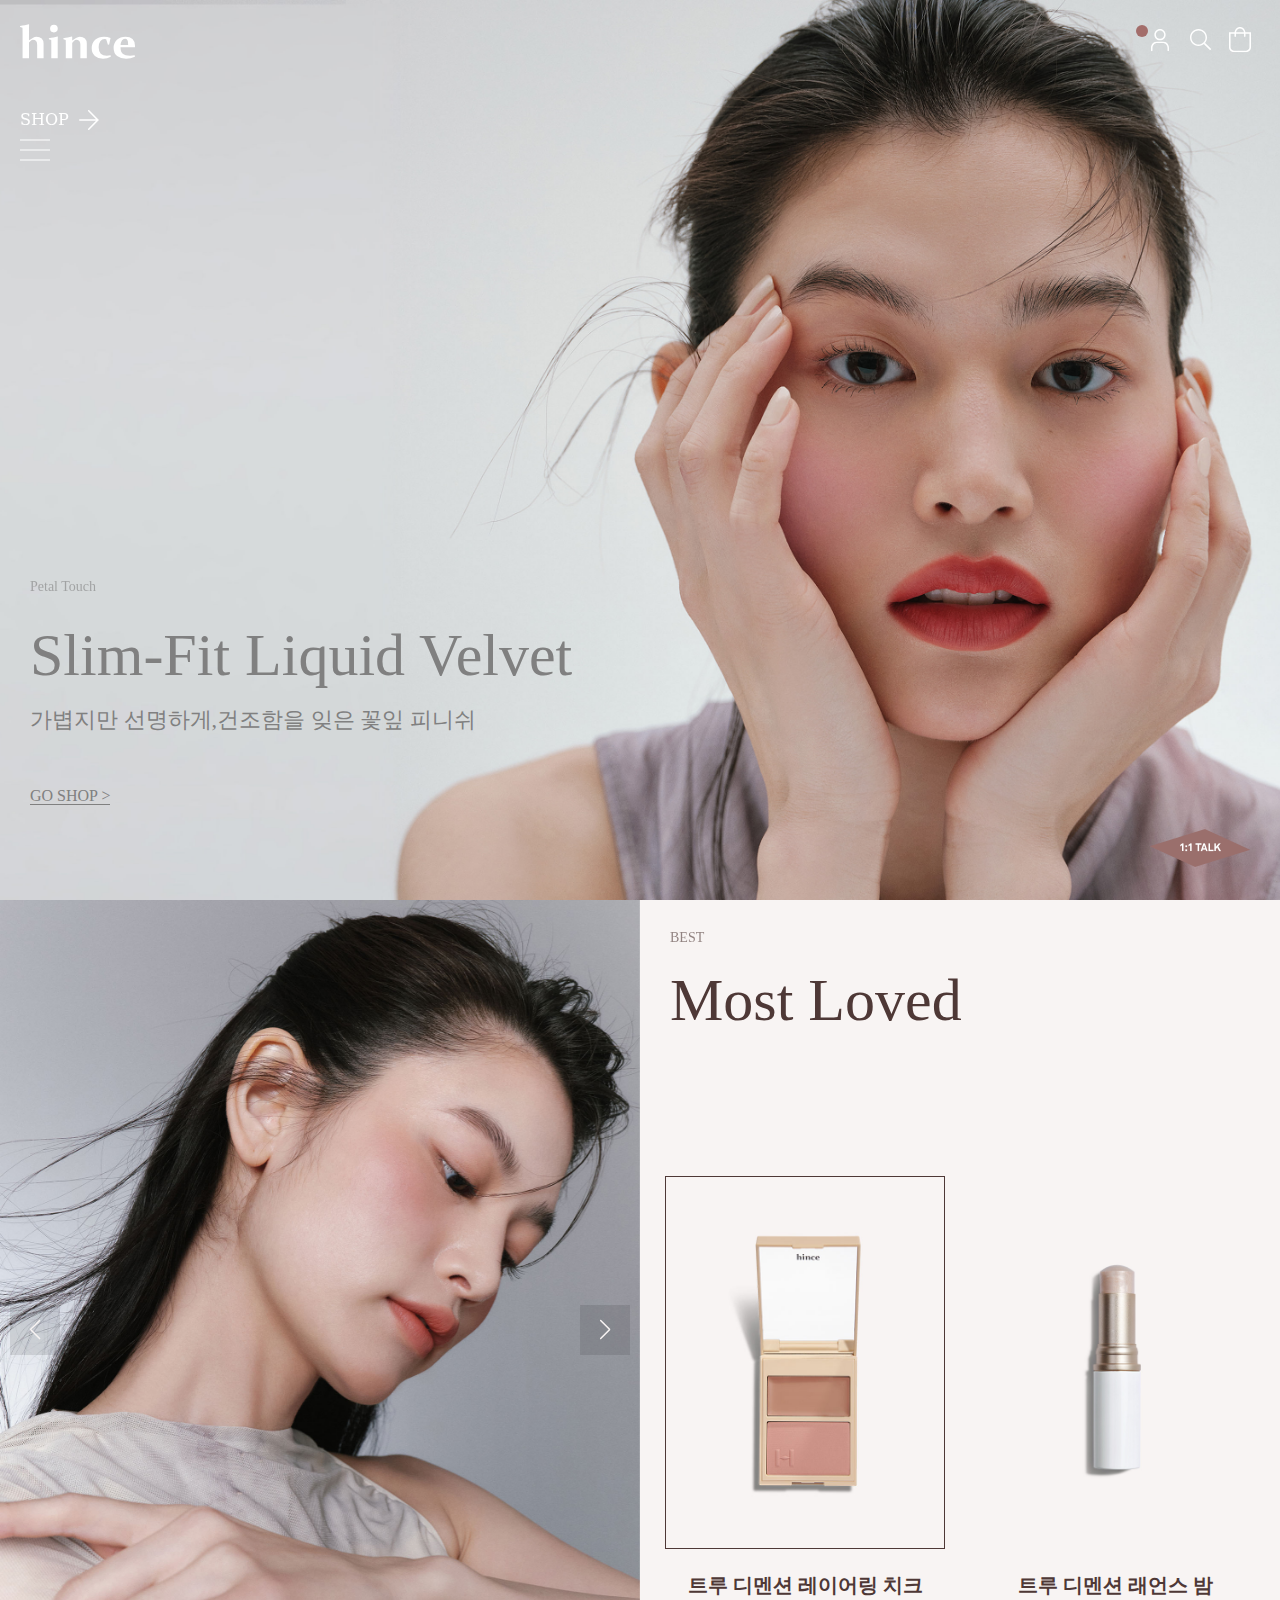
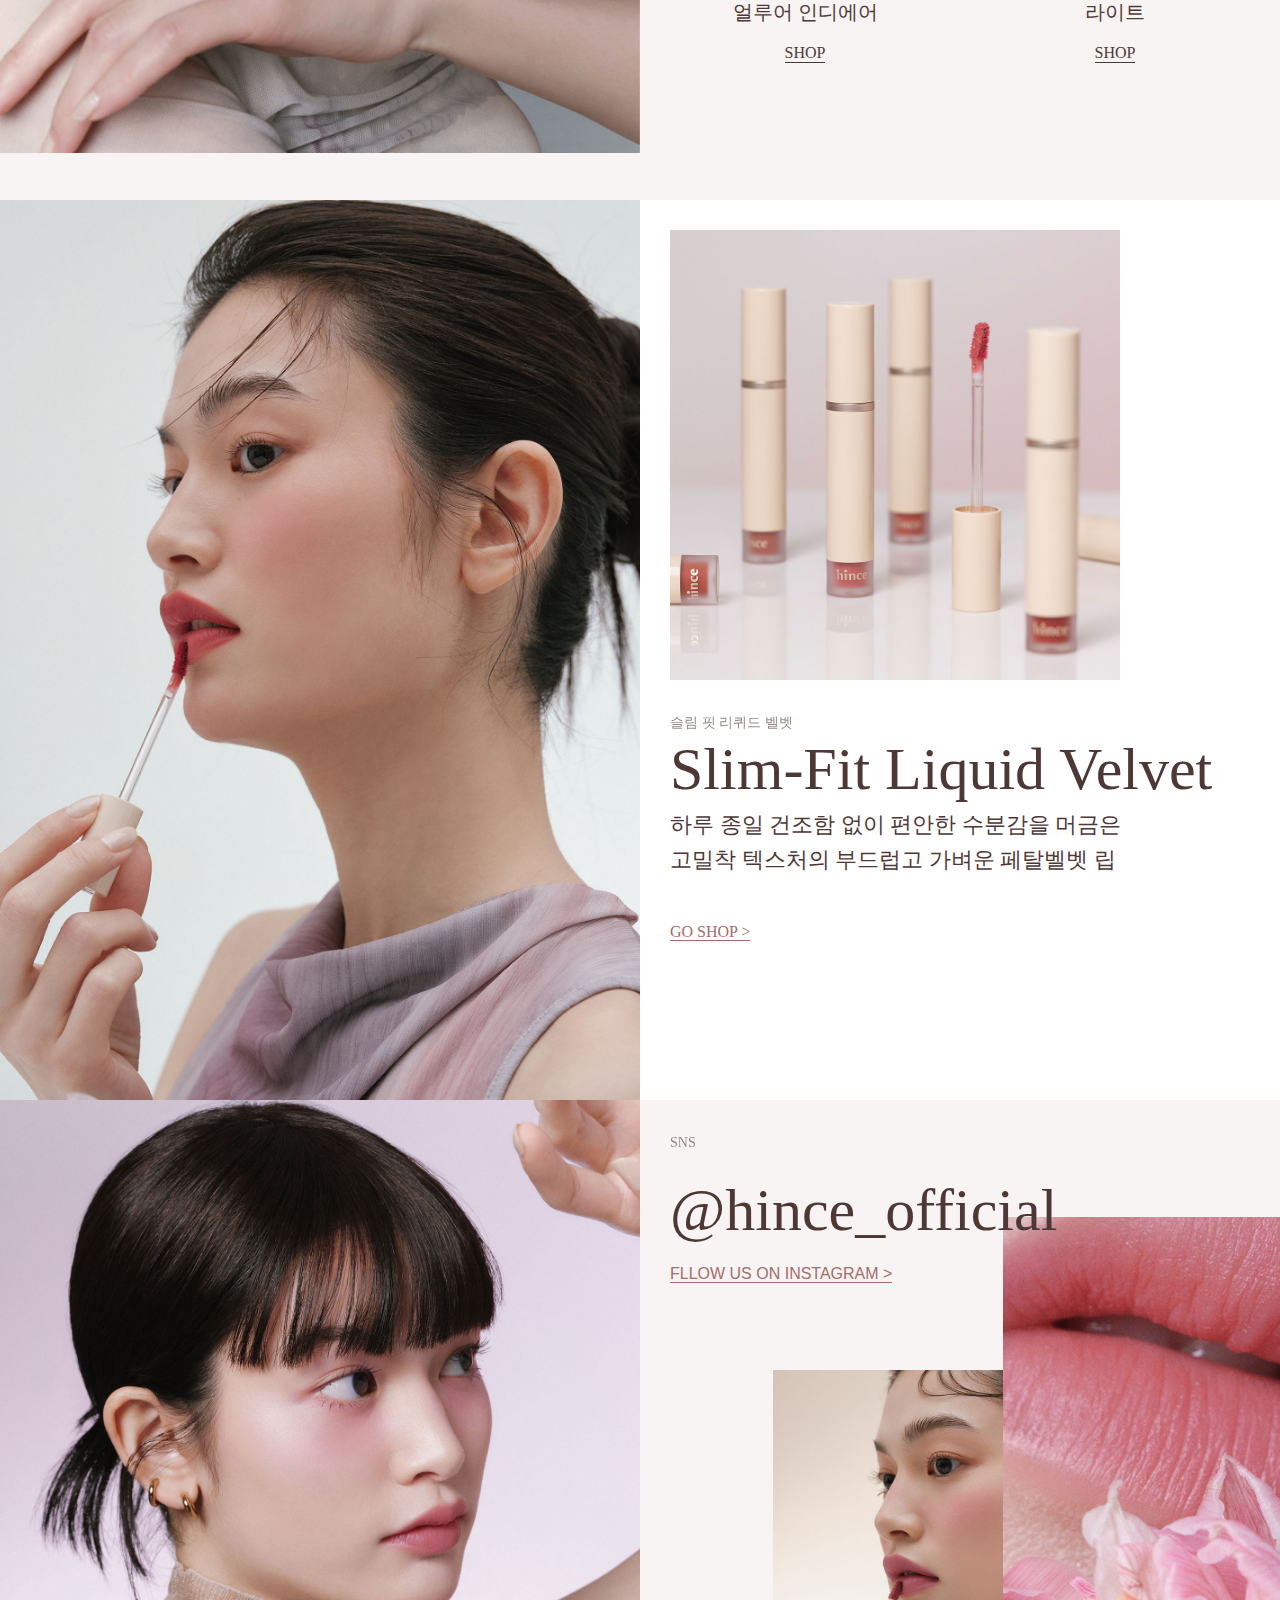
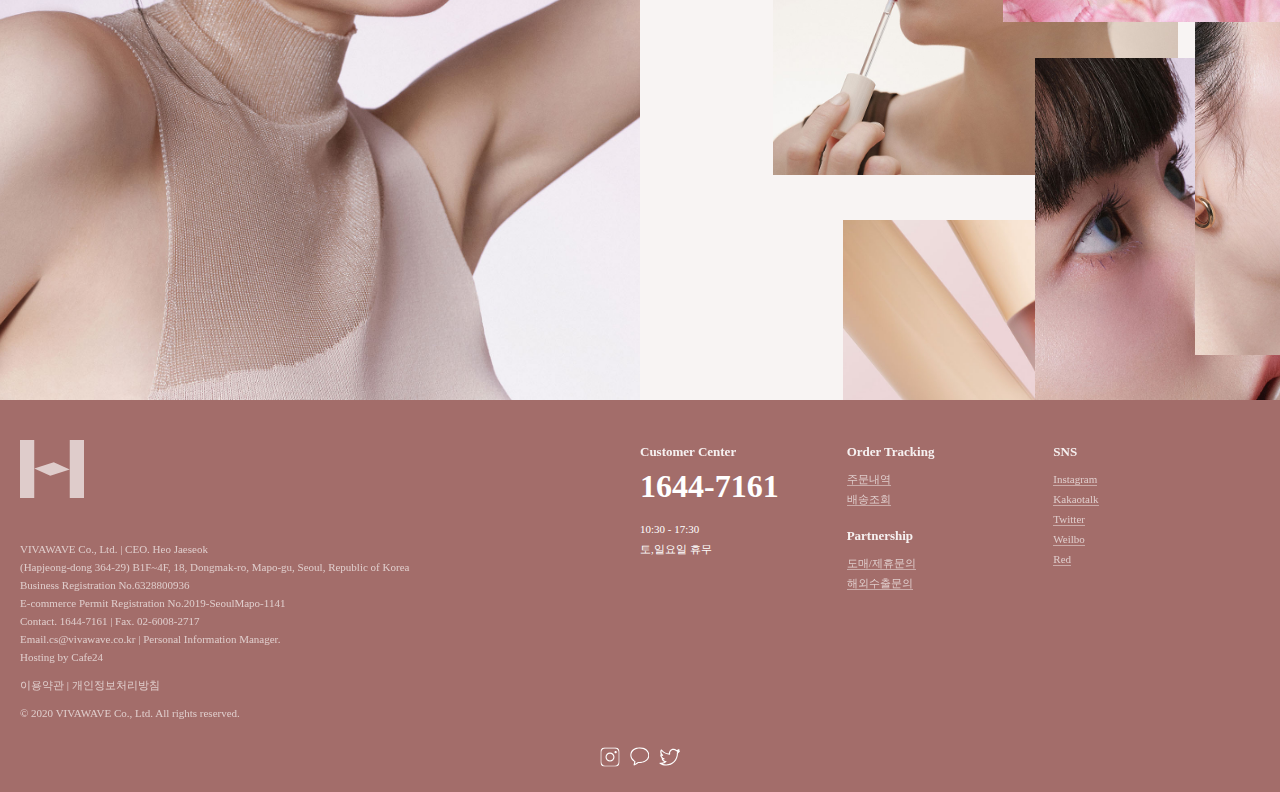
<file: index.html>
<!DOCTYPE html>
<html lang="ko"> 
<head>
  <meta charset="UTF-8">
  <meta http-equiv="X-UA-Compatible" content="IE=edge">
  <meta name="author" content="yoonji">
  <meta name="" contents="웹 퍼블리셔가 되기 위한 클론코딩 작업 입니다.">
  <meta name="viewport" content="width=device-width, initial-scale=1.0">
  <link rel="icon" href="./favicon.png">
  <!-- css -->
  <link rel="stylesheet" href="./css/reset.css">
  <link rel="stylesheet" href="./css/style.css">
  <link rel="stylesheet" href="./lib/fontawesome/css/all.min.css" type="text/css">
  <link rel="stylesheet" href="https://cdn.jsdelivr.net/npm/swiper@8/swiper-bundle.min.css" />
  <!-- script -->
  <script src="./js/jquery-3.6.0.min.js"></script>
  <script src="./js/common.js"></script>
  <script src="https://cdn.jsdelivr.net/npm/swiper@8/swiper-bundle.min.js"></script>
  <title>portfolio-4 | 메인페이지 hince</title>
</head>
<body>
  <div id="wrapper">
    <a href="#main" id="skip-nav">본문바로가기</a>

    <!-- header -->
    <header id="header">
      <h1 class="logo"><a href="#"><img src="./img/logo_w.svg" alt="hince"></a></h1>

      <ul class="header-icon">
        <li>
          <a href="#" class="account"><img src="./img/account_out_w.svg" alt="로그인"></a>
          <div class="badge">
            <a href="#">신규 회원전용 50%쿠폰</a>
          </div>
        </li>
        <li><a href="#" class="search"><img src="./img/search_out_w.svg" alt="검색"></a></li>
        <li><a href="#" class="cart"><img src="./img/cart_out_w.svg" alt="장바구니"></a></li>
      </ul>
    </header>

    <!-- sub-menu -->
    <nav>
      <a href="#" class="shop-w">SHOP<img src="./img/arrow_right_out_w.svg" alt="shop바로가기"></span></a>
      <!-- 햄버거 버튼 -->
      <a href="#" class="menu-btn-w"><span>메뉴열기</span></a>

      <ul class="sub-menu">
        <li><a href="./page/about.html">ABOUT</a></li>
        <li><a href="#">COLIECTION</a></li>
        <li><a href="#">SHOP
          <ul class="pc">
            <li><a href="#">Fragrance</a></li>
            <li><a href="#">Lip</a></li>
            <li><a href="#">Eye</a></li>
            <li><a href="#">Face</a></li>
            <li><a href="#">Nail</a></li>
            <li><a href="#">Set</a></li>
            <li><a href="#">Object</a></li>
            <li><a href="#">Tool</a></li>
            <li><a href="#">시향 서비스</a></li>
            <li><a href="#">Look</a></li>
          </ul>
        </a></li>
        <li><a href="#">STORE</a></li>
        <li><a href="#">COLLECTIVE</a></li>
        <li>COMMUNITY
          <ul class="pc">
            <li><a href="#">Home</a></li>
            <li><a href="#">Notice</a></li>
            <li><a href="#">Q&A</a></li>
            <li><a href="#">Event</a></li>
            <li><a href="#">Review</a></li>
          </ul>
        </li>
      </ul>
    </nav>
    
    <!-- main -->
    <main id="main">
      <!-- section1 (main-banner) -->
      <section id="main-banner">
        <div class="banner-contents">
          <p class="category">Petal Touch</p>
          <p class="title">Slim-Fit Liquid Velvet</p>
          <p class="sub-title pc">가볍지만 선명하게,건조함을 잊은 꽃잎 피니쉬</p>
          <p class="sub-title mobile">가볍지만 선명하게,<br>건조함을 잊은 꽃잎 피니쉬</p>
          
          <a href="#">GO SHOP ></a>
        </div>
      </section>

      <!-- section2 (best) -->
           <section id="best">
            <div class="container">
              <div class="contents-text mobile">
                <p class="category">BEST</p>
                <p class="title">Most Loved</p>
              </div>
            <div class="left-img">
              <div class="image-slide">
                <div class="box mySwiper">
                  <ul class="slide swiper-wrapper">
                    <li class="swiper-slide"><a href="#"><img alt="배너슬라이드이미지1" src="./img/03_main_mloved_banner1_pc_bg.jpg"></a></li>
                    <li class="swiper-slide"><a href="#"><img alt="배너슬라이드이미지2" src="./img/03_main_mloved_banner2_pc_bg .jpg"></a></li>
                    <li class="swiper-slide"><a href="#"><img alt="배너슬라이드이미지3" src="./img/03_main_mloved_banner3_pc_bg.jpg"></a></li>
                    <li class="swiper-slide"><a href="#"><img alt="배너슬라이드이미지4" src="./img/03_main_mloved_banner4_pc_bg.jpg"></a></li>
                    <li class="swiper-slide"><a href="#"><img alt="배너슬라이드이미지5" src="./img/03_main_mloved_banner5_pc_bg .jpg"></a></li>
                    <li class="swiper-slide"><a href="#"><img alt="배너슬라이드이미지6" src="./img/03_main_mloved_banner6_pc_bg.jpg"></a></li>
                  </ul>
                  <div class="swiper-button-next"></div>
                  <div class="swiper-button-prev"></div>
                </div>
              </div>
            </div>
    
            <div class="right-contents">
              <div class="contents-text pc">
                <p class="category">BEST</p>
                <p class="title">Most Loved</p>
              </div>
              <ul>
                <li>
                  <a href="#" class="pd-img on"><img src="./img/03_main_mloved1_pc_mo_tag.jpg" alt="트루 디멘션 레이어링 치크"></a>
                  <p class="pd-title">트루 디멘션 레이어링 치크</p>
                  <p class="pd-name">얼루어 인디에어</p>
                  <a href="#" class="shop">SHOP</a>
                </li>
                <li>
                  <a href="#" class="pd-img"><img src="./img/03_main_mloved1_pc_mo_tag (1).jpeg" alt="세컨 스킨 파운데이션"></a>
                  <p class="pd-title">트루 디멘션 래언스 밤</p>
                  <p class="pd-name">라이트</p>
                  <a href="#" class="shop">SHOP</a>
                </li>
                <li><a href="#" class="pd-img"><img src="./img/03_main_mloved5_pc_mo_tag.jpg" alt="무드인핸서 워터 리퀴드 글로우"></a>
                  <p class="pd-title">무드인핸서 워터 리퀴드 글로우</p>
                  <p class="pd-name">뉴 얼루어</p>
                  <a href="#" class="shop">SHOP</a>
                </li>
                <li><a href="#" class="pd-img"><img src="./img/03_main_mloved2_pc_mo_tag.jpg" alt="세컨 스킨 파운데이션"></a>
                  <p class="pd-title">세컨 스킨 파운데이션</p>
                  <p class="pd-name">21호</p>
                  <a href="#" class="shop">SHOP</a>
                </li>
                <li><a href="#" class="pd-img"><img src="./img/03_main_mloved5_pc_mo_tag (1).jpg" alt="세컨 스킨 글로우 쿠션"></a>
                  <p class="pd-title">세컨 스킨 글로우 쿠션</p>
                  <p class="pd-name">아이보리</p>
                  <a href="#" class="shop">SHOP</a>
                </li>
                <li><a href="#" class="pd-img"><img src="./img/03_main_mloved6_pc_mo_tag.jpg" alt="무드인핸서 립 글로우"></a>
                  <p class="pd-title">무드인핸서 립 글로우</p>
                  <p class="pd-name">렛미듀</p>
                  <a href="#" class="shop">SHOP</a>
                </li>
              </ul>
            </div>
          </div>
          </section>

      <!-- section3 (inspires)-->
      <section id="inspires">
        <div class="container">
          <div class="banner-contents mobile">
            <p class="category">슬림 핏 리퀴드 벨벳</p>
            <p class="title">Slim-Fit Liquid Velvet</p>
            <p class="sub-title">하루 종일 건조함 없이 편안한 수분감을 머금은<br>고밀착 텍스처의 부드럽고 가벼운 페탈벨벳 립</p>
            <a href="#">GO SHOP ></a>
        </div>
          <div class="left-img">
          </div>
               
          <div class="right-contents">
            <div class="contents-img pc">
              <img src="./img/04_main_event_img1_pc_mo_tag.jpg" alt="슬림 핏 리퀴드 벨벳">
            </div>
            <div class="banner-contents pc">
              <p class="category">슬림 핏 리퀴드 벨벳</p>
              <p class="title">Slim-Fit Liquid Velvet</p>
              <p class="sub-title">하루 종일 건조함 없이 편안한 수분감을 머금은<br>고밀착 텍스처의 부드럽고 가벼운 페탈벨벳 립</p>
              <a href="#">GO SHOP ></a>
          </div>
          </div>
        </div>
      </section>

      <!-- section4 (sns)-->
      <section id="sns">
        <div class="container">
          <div class="left-img pc">
          </div>

          <div class="right-contents">
            <div class="contents-text">
              <p class="category">SNS</p>
              <p class="title">@hince_official</p>
              <a href="#">FLLOW US ON INSTAGRAM ></a>
            </div>
            <img src="./img/05_main_sns1_pc_mo_tag.jpg" alt="인스타그램 열기" class="insta-img">
            <img src="./img/05_main_sns2_pc_mo_tag.jpg" alt="인스타그램 열기" class="insta-img">
            <img src="./img/05_main_sns3_pc_mo_tag.jpg" alt="인스타그램 열기" class="insta-img">
            <img src="./img/05_main_sns4_pc_mo_tag.jpg" alt="인스타그램 열기" class="insta-img">
            <img src="./img/05_main_sns6_pc_mo_tag.jpg" alt="인스타그램 열기" class="insta-img">
            <img src="./img/05_main_sns7_pc_mo_tag.jpg" alt="인스타그램 열기" class="insta-img">
            <img src="./img/05_main_sns8_pc_mo_tag.jpg" alt="인스타그램 열기" class="insta-img">
            <img src="./img/05_main_sns9_pc_mo_tag.jpg" alt="인스타그램 열기" class="insta-img">
          </div>
        </div>
      </section>

      <!-- 1:1 상담 -->
        <a href="#" class="channel-talk">1:1 상담<img src="./img/hince_channeltalk.png" alt="카카오톡 1:1 상담"></a>
    </main>


    <footer id="footer" class="pc">
      <div class="container">
        <div class="footer-top">
          <div class="footer-left">
            <a href="#" class="footer-logo"><img src="./img/symbol_w.svg" alt="hince"></a>
            <ul>
              <li>VIVAWAVE Co., Ltd.  |  CEO. Heo Jaeseok</li>
              <li>(Hapjeong-dong 364-29) B1F~4F, 18, Dongmak-ro, Mapo-gu, Seoul, Republic of Korea</li>
              <li>Business Registration <a href="#">No.6328800936</a></li>
              <li>E-commerce Permit Registration <a href="#">No.2019-SeoulMapo-1141</a></li>
              <li>Contact. 1644-7161  |  Fax. 02-6008-2717</li>
              <li>Email.<a href="#">cs@vivawave.co.kr</a> |  Personal Information Manager. </li>
              <li>Hosting by Cafe24</li>
              <li class="info"><a href="#">이용약관 |  </a><a href="#">개인정보처리방침</a></li>
              <li>© 2020 VIVAWAVE Co., Ltd. All rights reserved.</li>
            </ul>
          </div>
          <div class="footer-right">
            <div class="center">
              <p class="footer-category">Customer Center</p>
              <p>1644-7161</p>
              <p>10:30 - 17:30</p>
              <p>토,일요일 휴무</p>
            </div>
            <div class="order-partner">
              <ul>
               <li class="footer-category">Order Tracking</li>
               <li class="category-list"><a href="#">주문내역</a></li>
               <li class="category-list"><a href="#">배송조회</a></li>
              </ul>

              <ul>
                <li class="footer-category mt-15"><a href="#">Partnership</a></li>
                <li class="category-list"><a href="#">도매/제휴문의</a></li>
                <li class="category-list"><a href="#">해외수출문의</a></li>
              </ul>
            </div>
            <div class="sns-list">
              <ul>
                <li class="footer-category"><a href="#">SNS</a></li>
                <li class="category-list"><a href="#">Instagram</a></li>
                <li class="category-list"><a href="#">Kakaotalk</a></li>
                <li class="category-list"><a href="#">Twitter</a></li>
                <li class="category-list"><a href="#">Weilbo</a></li>
                <li class="category-list"><a href="#">Red</a></li>
              </ul>
            </div>
          </div>
        </div>

        <div class="footer-bottom">
          <ul>
            <li><a href="#"><img src="./img/instagram_out_w.svg" alt="인스타그램"></a></li>
            <li><a href="#"><img src="./img/kakaotalk_out_w.svg" alt="카카오톡"></a></li>
            <li><a href="#"><img src="./img/twitter_out_w.svg" alt="트위터"></a></li>
          </ul>
        </div>
      </div>
    </footer>

    <footer id="m-footer" class="mobile">
      <a href="#" class="m-footer-logo"><img src="./img/symbol_w.svg" alt="hince"></a>
      <div class="m-footer-category">
        <ul>
          <li><a href="#" class="time">Customer Center<i class="fa-solid fa-plus"></i></a>
            <ul>
              <li class="georgia">1644-7161</li>
              <li>10:30 - 17:30</li>
              <li>토,일요일 휴무</li>
            </ul>
          </li>
          <li><a href="#" class="time">Order Tracking<i class="fa-solid fa-plus"></i></a>
            <ul>
              <li class="category-list"><a href="#">주문내역</a></li>
              <li class="category-list"><a href="#">배송조회</a></li>
            </ul>
          </li>
          <li><a href="#" class="time">Partnership<i class="fa-solid fa-plus"></i></a>
            <ul>
              <li class="category-list"><a href="#">도매/제휴문의</a></li>
              <li class="category-list"><a href="#">해외수출문의</a></li>
            </ul>
          </li>
          <li><a href="#" class="time">SNS<i class="fa-solid fa-plus"></i></a>
            <ul>
              <li class="category-list"><a href="#">Instagram</a></li>
              <li class="category-list"><a href="#">Kakaotalk</a></li>
              <li class="category-list"><a href="#">Twitter</a></li>
              <li class="category-list"><a href="#">Weilbo</a></li>
              <li class="category-list"><a href="#">Red</a></li>
            </ul>
          </li>
          <li><a href="#" class="time">Company / Legal<i class="fa-solid fa-plus"></i></a>
            <ul>
              <li>VIVAWAVE Co., Ltd.  |  CEO. Heo Jaeseok</li>
              <li>(Hapjeong-dong 364-29) B1F~4F, 18, Dongmak-ro, Mapo-gu, Seoul, Republic of Korea</li>
              <li>Business Registration <a href="#">No.6328800936</a></li>
              <li>E-commerce Permit Registration <a href="#">No.2019-SeoulMapo-1141</a></li>
              <li>Contact. 1644-7161  |  Fax. 02-6008-2717</li>
              <li>Email.<a href="#">cs@vivawave.co.kr</a> |  Personal Information Manager. </li>
              <li>Hosting by Cafe24</li>
            </ul>
          </li>
        </ul>
      </div>
      <div class="m-info">
        <p><a href="#">이용약관</a> | <a href="#">개인정보처리방침</a></p>
        <p>© 2020 VIVAWAVE Co., Ltd. All rights reserved.</p>
      </div>
      <div class="m-sns-list">
        <ul>
          <li><a href="#"><img src="./img/instagram_out_w.svg" alt="인스타그램"></a></li>
          <li><a href="#"><img src="./img/kakaotalk_out_w.svg" alt="카카오톡"></a></li>
          <li><a href="#"><img src="./img/twitter_out_w.svg" alt="트위터"></a></li>
        </ul>
      </div>
    </footer>
  </div>





  <script>
    'use strict';

    //header-logo,icon 컬러 변경
    const header = document.querySelector('#header a img');
    const account = document.querySelector('.account img');
    const search = document.querySelector('.search img');
    const cart = document.querySelector('.cart img');

    function setWhite(){
    header.setAttribute('src', './img/logo_w.svg');
    account.setAttribute('src','./img/account_out_w.svg');
    search.setAttribute('src','./img/search_out_w.svg');
    cart.setAttribute('src','./img/cart_out_w.svg');
  }

    function setDark() {
    header.setAttribute('src', './img/logo.svg');
    account.setAttribute('src','./img/account_out_d.svg');
    search.setAttribute('src','./img/search_out_d.svg');
    cart.setAttribute('src','./img/cart_out_d.svg');
  }

    checkscroll();
    window.addEventListener('scroll',function(){
      checkscroll();
    },false);

    function checkscroll() {
      let scrollAmt = window.scrollY;

        if(scrollAmt > 600) {
          setDark();
        } else {
          setWhite();
        }
    };

    // 햄버거 버튼 클릭시 sub-menu 나온다
    document.querySelector('.menu-btn-w').addEventListener('click',function(){
      document.querySelector('.sub-menu').classList.add('on');
      document.querySelector('.logo').classList.add('on');//logo top:-120px 올라감

      setDark();
    },false);

    // main 클릭시 sub-menu 빠져 나온다
    document.querySelector('#main').addEventListener('click',function(){
      document.querySelector('.sub-menu').classList.remove('on');
      document.querySelector('.logo').classList.remove('on');    
      checkscroll();
    },false);



    // section2 (best) img slide
    var slide1 = new Swiper(".mySwiper", {
      slidesPerView: 1, // 한 슬라이드에 보여줄 갯수
      spaceBetween: 20, // 슬라이드 사이 여백
      centeredSlides: true,    //센터모드
      slidesPerGroup: 1, // 넘어가는 슬라이드 갯수

      autoplay: {     //자동슬라이드 (false-비활성화)
        delay: 2500, // 시간 설정
        disableOnInteraction: false, // false-스와이프 후 자동 재생
      },

      loop: true, // 슬라이드 반복 여부
      loopFillGroupWithBlank: true,  //수가 맞지 않을 경우 빈칸으로 메우기
      loopAdditionalSlides : 1, // 슬라이드 반복 시 마지막 슬라이드에서 다음 슬라이드가 보여지지 않는 현상 수정

      pagination: {
        el: ".swiper-pagination",
        clickable: true,
      },
      navigation: { 
        nextEl: ".swiper-button-next",
        prevEl: ".swiper-button-prev",
      },
    });

    //section2 (best) 
    document.querySelectorAll('#best a.pd-img').forEach(function(imges,i){ //전체한테 이벤트
      imges.addEventListener('click',function(){ //눌렀을때 어떤 행동을 할껀지
        document.querySelectorAll('#best a.pd-img').forEach(function(img){ 
          img.classList.remove('on');
        })
        this.classList.add('on');
      },false);
    });    

    //  m-footer category클릭하면 하위메뉴 나온다
    document.querySelectorAll('.m-footer-category > ul > li').forEach(function(list){
      list.addEventListener('click',function(){
        this.classList.toggle('on');
      },false);
    });

  </script>
</body>
</html>
</file>
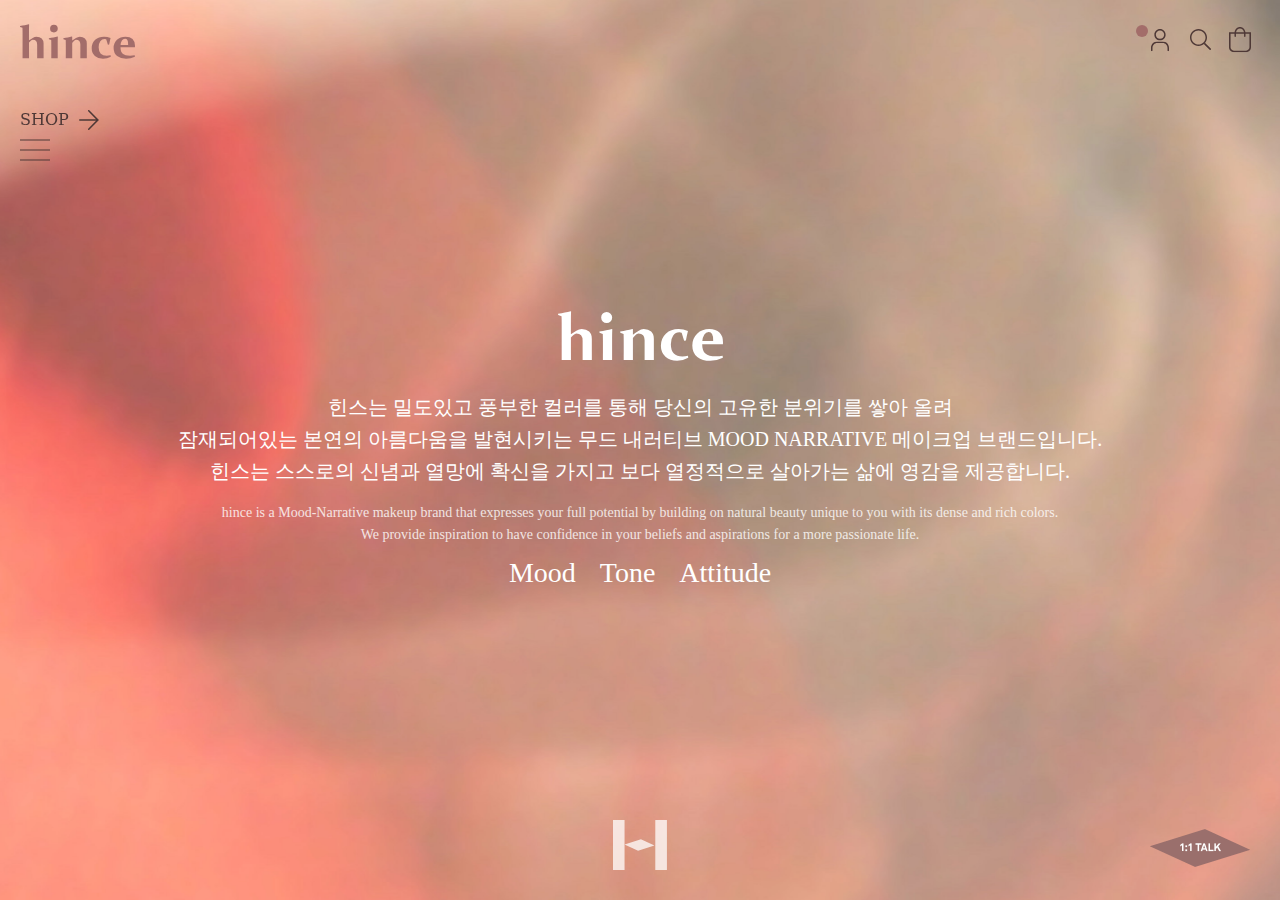
<file: page/about.html>
<!DOCTYPE html>
<html lang="ko">
<head>
  <meta charset="UTF-8">
  <meta http-equiv="X-UA-Compatible" content="IE=edge">
  <meta name="author" content="yoonji">
  <meta name="" contents="웹 퍼블리셔가 되기 위한 클론코딩 작업 입니다.">
  <meta name="viewport" content="width=device-width, initial-scale=1.0">
  <link rel="icon" href="../favicon.png">
  <link rel="stylesheet" href="../css/reset.css">
  <link rel="stylesheet" href="../css/style.css">
  <link rel="stylesheet" href="../lib/fontawesome/css/all.min.css" type="text/css">
  <link rel="stylesheet" href="https://cdn.jsdelivr.net/npm/swiper@8/swiper-bundle.min.css" />
  <!-- script -->
  <script src="../js/jquery-3.6.0.min.js"></script>
  <script src="../js/common.js"></script>
  <title>portfolio-4 | about페이지 hince</title>
</head>
<body>
  
  <div id="wrapper">
    <a href="#main" id="skip-nav">본문바로가기</a>

        <!-- header -->
        <header id="header">
          <h1 class="logo"><a href="../index.html"><img src="../img/logo.svg" alt="hince"></a></h1>
    
          <ul class="header-icon">
            <li>
              <a href="#" class="account"><img src="../img/account_out_d.svg" alt="로그인"></a>
              <div class="badge">
                <a href="#">신규 회원전용 50%쿠폰</a>
              </div>
            </li>
            <li><a href="#" class="search"><img src="../img/search_out_d.svg" alt="검색"></a></li>
            <li><a href="#" class="cart"><img src="../img/cart_out_d.svg" alt="장바구니"></a></li>
          </ul>
        </header>

        <!-- sub-menu -->
    <nav>
      <a href="#" class="shop-d">SHOP<img src="../img/arrow_right_out_d.svg" alt="shop바로가기"></span></a>
      <!-- 햄버거 버튼 -->
      <a href="#" class="menu-btn-d"><span>메뉴열기</span></a>

      <ul class="sub-menu">
        <li><a href="#">ABOUT</a></li>
        <li><a href="#">COLIECTION</a></li>
        <li><a href="#">SHOP
          <ul class="pc">
            <li><a href="#">Fragrance</a></li>
            <li><a href="#">Lip</a></li>
            <li><a href="#">Eye</a></li>
            <li><a href="#">Face</a></li>
            <li><a href="#">Nail</a></li>
            <li><a href="#">Set</a></li>
            <li><a href="#">Object</a></li>
            <li><a href="#">Tool</a></li>
            <li><a href="#">시향 서비스</a></li>
            <li><a href="#">Look</a></li>
          </ul>
        </a></li>
        <li><a href="#">STORE</a></li>
        <li><a href="#">COLLECTIVE</a></li>
        <li>COMMUNITY
          <ul class="pc">
            <li><a href="#">Home</a></li>
            <li><a href="#">Notice</a></li>
            <li><a href="#">Q&A</a></li>
            <li><a href="#">Event</a></li>
            <li><a href="#">Review</a></li>
          </ul>
        </li>
      </ul>
    </nav>

    <main id="main">
      <section id="about-banner">
        <div id="about-contents">
          <h1 class="logo"><a href="#"><img src="../img/logo_w.svg" alt="hince"></a></h1>
          <p class="about-text-ko">힌스는 밀도있고 풍부한 컬러를 통해 당신의 고유한 분위기를 쌓아 올려<br>잠재되어있는 본연의 아름다움을 발현시키는 무드 내러티브 MOOD NARRATIVE 메이크업 브랜드입니다.<br>힌스는 스스로의 신념과 열망에 확신을 가지고 보다 열정적으로 살아가는 삶에 영감을 제공합니다.</p>
          <p class="about-text-en">
            hince is a Mood-Narrative makeup brand that expresses your full  potential by building on natural beauty unique to you with its dense and rich colors.<br>
            We provide inspiration to have confidence in your beliefs and aspirations for a more passionate life.</p>
          <ul class="about-list">
            <li>Mood</li>
            <li>Tone</li>
            <li>Attitude</li>
          </ul>
        </div> 
        <div id="about-contents-bottom">
          <img src="../img/h_logo.svg" alt="">
        </div>       
    </section>



          <!-- 1:1 상담 -->
          <a href="#" class="channel-talk">1:1 상담<img src="../img/hince_channeltalk.png" alt="카카오톡 1:1 상담"></a>
    </main>
    

  </div>



  <script>
    'use strict';

  //   //header-logo,icon 컬러 변경
  //   const header = document.querySelector('#header a img');
  //   const account = document.querySelector('.account img');
  //   const search = document.querySelector('.search img');
  //   const cart = document.querySelector('.cart img');

  //   function setWhite(){
  //   header.setAttribute('src', '../img/logo_w.svg');
  //   account.setAttribute('src','../img/account_out_w.svg');
  //   search.setAttribute('src','../img/search_out_w.svg');
  //   cart.setAttribute('src','../img/cart_out_w.svg');
  // }

  //   function setDark() {
  //   header.setAttribute('src', '../img/logo.svg');
  //   account.setAttribute('src','../img/account_out_d.svg');
  //   search.setAttribute('src','../img/search_out_d.svg');
  //   cart.setAttribute('src','../img/cart_out_d.svg');
  // }

  //   checkscroll();
  //   window.addEventListener('scroll',function(){
  //     checkscroll();
  //   },false);

  //   function checkscroll() {
  //     let scrollAmt = window.scrollY;

  //       if(scrollAmt > 600) {
  //         setDark();
  //       } else {
  //         setWhite();
  //       }
  //   };

    // 햄버거 버튼 클릭시 sub-menu 나온다
    document.querySelector('.menu-btn-d').addEventListener('click',function(){
      document.querySelector('.sub-menu').classList.add('on');
      document.querySelector('.logo').classList.add('on');//logo top:-120px 올라감

      setDark();
    },false);

    // main 클릭시 sub-menu 빠져 나온다
    document.querySelector('#main').addEventListener('click',function(){
      document.querySelector('.sub-menu').classList.remove('on');
      document.querySelector('.logo').classList.remove('on');    
      checkscroll();
    },false);
  </script>

</body>
</html>
</file>
<file: css/style.css>
@charset "UTF-8";


@import url('https://fonts.googleapis.com/css2?family=Noto+Sans+KR:wght@300;400;700&display=swap');

:root {
  --header-menu-color: #a36d6a;
  --header-sub-menu-color: #4e3836;
  --theme-color-primary: #a36d6a;
  --theme-color-secondary: #4e3836;
  --theme-color-secondary-light: rgba( 78, 56, 54, 0.3 );
  --theme-color-third: #6a4f4d;
  --theme-color-forth: #f8f4f3;
  --color-wafer: #e4d3d1;
  --color-hemp: #8c7975;
  --color-copper-rose: #936d6a;
}

body {font-family: 'NotoSansKR','akkurat' sans-serif;}
#wrapper {overflow: hidden;}
/* 본문 바로가기 */
#skip-nav {position: fixed; left: 0; top: -40px; width: 100%; z-index: 100000; line-height: 40px; text-align: center; background-color: rgba(0,0,0,0.6); color: #fff; font-size: 16px; transition: top 0.3s;}
#skip-nav:focus {top: 0;}
.mt-15 {margin-top: 15px;}
.mobile {display: none !important;}

/* 폰트 */
.time {font-family: 'times new roman', 'serif';}
.georgia {font-family: 'Georgia', serif;}




/* header */
#header {position: fixed; width: 100vw; z-index: 100;}
#header .logo {position: absolute; left: 20px; top: 20px; transition: all 1.5s;}
/* logo.on이 붙으면 */
#header .logo.on {top: -120px; opacity: 0;}
#header .logo a img {width: 115px; height: 35px;}
.header-icon {display: flex; position: absolute; right: 20px; top: 20px;}
.header-icon li {position: relative;}
div.badge a {display: inline-block; position: absolute; right: 80%; top: 5px; width: 12px; height: 12px; border-radius: 50px; background-color: var(--theme-color-primary); overflow: hidden; color: transparent; text-align: center; font-size: 10px; line-height: 18px; transition: all 0.3s;}
div.badge a:hover,
div.badge a:focus {width: 120px; height: 18px; color: #fff; line-height: 18px;}

 /* nav */ 
 /* shop */
 nav .shop-w {position: fixed; left: 20px; top: 100px; z-index: 90; color: #fff;}
 nav .shop-d {position: fixed; left: 20px; top: 100px; z-index: 90; color: var(--theme-color-secondary);}
 nav .shop img {width: 20px;}

 /* 햄버거 버튼 w */
 nav .menu-btn-w {display: block; position: fixed; left: 20px; top: 140px; width: 30px; height: 20px; z-index: 99; text-indent: -9999999px;} 
 nav .menu-btn-w span {position: absolute; left: 0; top: 50%; transform: translate(0, -50%); width: 100%; height: 1px; background-color: #fff;}
 nav .menu-btn-w span::before {content: ''; position: absolute; left: 0; top: 10px; width: 100%; height: 1px; background-color: #fff;}
 nav .menu-btn-w span::after {content: ''; position: absolute; left: 0; bottom: 10px; width: 100%; height: 1px; background-color: #fff;}
 /* 햄버거 버튼 d */
 nav .menu-btn-d {display: block; position: fixed; left: 20px; top: 140px; width: 30px; height: 20px; z-index: 99; text-indent: -9999999px;} 
 nav .menu-btn-d span {position: absolute; left: 0; top: 50%; transform: translate(0, -50%); width: 100%; height: 1px; background-color: var(--theme-color-secondary)}
 nav .menu-btn-d span::before {content: ''; position: absolute; left: 0; top: 10px; width: 100%; height: 1px; background-color: var(--theme-color-secondary)}
 nav .menu-btn-d span::after {content: ''; position: absolute; left: 0; bottom: 10px; width: 100%; height: 1px; background-color: var(--theme-color-secondary)}

 nav {font-family: 'constania', 'serif';}
 nav > ul {position: fixed; right: 100%; top: 0; background-color: #fff; width: 300px; z-index: 99; color: var(--header-menu-color); transition: right 0.3s;}
 /* nav > ul.on이 붙으면  */
 nav > ul.on {right: calc(100% - 300px);}
 nav > ul {height: 100vh; overflow: auto; padding-left: 20px; padding-top: 120px; cursor: pointer;}
 nav > ul > li {font-size: 30px; line-height: 1.83;}
 nav > ul > li > ul {font-size: 15px; color: var(--header-sub-menu-color); padding-left: 20px; line-height: 1.83;}
 nav > ul > li > ul > li {margin-bottom: 5px;}
 nav > ul > li > ul > li:last-child {margin-bottom: 20px;}
 nav > ul > li > ul > li > a {display: inline-block; position: relative;}
 /* 아래에 줄 */
 nav > ul > li > ul > li > a::before {content: ''; position: absolute; left: 0; bottom: 0; width: 0; height: 1px; background-color: var(--header-menu-color); transition: all 0.3s;}
 nav > ul > li > ul > li:hover a::before {width: 100%;}




/* main */
/* main-banner */
#main-banner {position: relative; width: 100%; height: 100vh; background: url(../img/01_main_slider1_pc_bg2.jpg) center center no-repeat; background-size: cover;}
.banner-contents {width: 100%; position: absolute; left: 0; bottom: 10%; padding-left: 30px; padding-top: 30px; text-align: left; color: #808080; line-height: 1.84;}
.banner-contents .category {font-size: 14px; opacity: 0.6;}
.banner-contents .title {font-family: 'times new roman', 'serif'; font-size: 60px;}
.banner-contents .sub-title {font-size: 22px; font-weight: 500; margin-top: -10px; margin-bottom: 40px;}

.banner-contents a {font-size: 16px; border-bottom: 1px solid #808080;}
.banner-contents a:hover {border-color: transparent;}

 /* best */
 #best {width: 100%; height: 100vh; background-color: var(--theme-color-forth);}
 #best .container {width: 100%; height: 100%; display: flex;}
 #best .container .left-img {width: 50%; background-repeat: no-repeat; background-position: center center; background-size: cover; overflow: hidden;}
 div.image-slide {position: relative; width: 100%; overflow: hidden;}
 div.image-slide > div.box {position: relative; width: 100%;}
 .mySwiper .swiper-button-prev,
 .mySwiper .swiper-button-next {width: 50px; height: 50px; color: var(--theme-color-forth); background-color: rgba(0, 0, 0, 0.1);}
 .mySwiper .swiper-button-prev:after,
 .mySwiper .swiper-button-next:after {font-size: 20px;}

 #best .container .right-contents {width: 50%; height: 100%; font-family: 'times new roman', 'serif'; color: var(--theme-color-secondary); overflow: auto;}
 #best .container .right-contents .contents-text {width: 100%; position: relative; padding-top: 30px; padding-left: 30px; margin-bottom: 100px;}
 #best .container .right-contents .category {font-size: 14px; opacity: 0.6;}
 #best .container .right-contents .title {font-size: 60px; line-height: 1.83;}
 #best .container .right-contents ul {width: 100%; display: flex; flex-wrap: wrap; padding: 10px 10px; text-align: center;}
 #best .container .right-contents ul li {width: 50%; max-width: 300px; margin: 0 auto; padding: 10px 10px 100px;}
 #best .container .right-contents ul li .pd-img {display: block; border: 1px solid transparent; margin-bottom: 20px;}
 /* on붙였을때 */
 #best .container .right-contents ul li .pd-img.on {border-color: var(--theme-color-secondary);}
 #best .container .right-contents ul li p.pd-title {font-weight: bold; font-size: 20px; color: var(--theme-color-secondary); line-height: 1.6em;}
 #best .container .right-contents ul li p.pd-name {font-size: 20px; color: var(--theme-color-secondary);}
 #best .container .right-contents ul li a.shop {display: inline-block; font-size: 16px; color: var(--theme-color-secondary); border-bottom: 1px solid var(--theme-color-secondary); margin-top: 20px;}
 #best .container .right-contents ul li a.shop:hover {border-color: transparent;}



/* inspires */
#inspires {width: 100%; height: 100vh;}
#inspires .container {width: 100%; height: 100%; display: flex;}
#inspires .container .left-img {width: 50%; background: url(../img/04_main_event_banner1_pc_bg.jpg)center center no-repeat; background-size: cover;}

#inspires .container .right-contents {width: 50%; padding-top: 30px;}
#inspires .container .right-contents .contents-img {width: 50vh; margin-left: 30px;}
#inspires .banner-contents {position: static; color: var(--theme-color-secondary);}
#inspires .banner-contents .category {margin-bottom: -15px;}
#inspires .banner-contents .title {line-height: 1.6;}
#inspires .banner-contents .sub-title {line-height: 1.6;}
#inspires .banner-contents a {color: var(--theme-color-primary); border-bottom: 1px solid #a36d6a;}
#inspires .banner-contents a:hover {border-color: transparent;}



 /* sns */
 #sns {width: 100%; height: 100vh; background-color: var(--theme-color-forth);}
 #sns .container {width: 100%; height: 100%; display: flex;}
 #sns .container .left-img {width: 50%; background: url(../img/05_main_sns_pc_mo_bg.jpg) center center no-repeat; background-size: cover;} 

 #sns .container .right-contents {position: relative; width: 50%; font-family: 'times new roman', 'serif'; color: var(--theme-color-secondary); overflow: hidden;}
 #sns .container .right-contents .contents-text {position: relative; padding-top: 30px; padding-left: 30px; z-index: 50;}
 #sns .container .right-contents .category {font-size: 14px; line-height: 1.83; opacity: 0.6;}
 #sns .container .right-contents .title {font-size: 60px; line-height: 1.83;}
 #sns .container .right-contents a {font-family: 'NotoSansKR',sans-serif; font-size: 16px; color: var(--theme-color-primary); border-bottom: 1px solid #a36d6a;}
 #sns .container .right-contents a:hover {border-color: transparent;}

 /* sns-right-img animation */
 #sns .container .right-contents .insta-img {position: absolute; width: 45vh;}
 #sns .container .right-contents .insta-img:nth-of-type(1) {top: 30%; right: 16%; animation: insta-move-effect-1 75s linear 0s infinite;}
 #sns .container .right-contents .insta-img:nth-of-type(2) {top: 80%; right: 5%; animation: insta-move-effect-2 76s linear 0s infinite;}
 #sns .container .right-contents .insta-img:nth-of-type(3) {top: 62%; right: -25%; animation: insta-move-effect-3 87s linear 0s infinite;}
 #sns .container .right-contents .insta-img:nth-of-type(4) {top: 15%; right: -65%; animation: insta-move-effect-4 63s linear 0s infinite;}
 #sns .container .right-contents .insta-img:nth-of-type(5) {top: 92%; right: -90%; animation: insta-move-effect-5 89s linear 0s infinite;}
 #sns .container .right-contents .insta-img:nth-of-type(6) {top: 50%; right: -50%; animation: insta-move-effect-6 80s linear 0s infinite;}
 #sns .container .right-contents .insta-img:nth-of-type(7) {top: 13%; right: -20%; animation: insta-move-effect-7 68s linear 0s infinite;}
 #sns .container .right-contents .insta-img:nth-of-type(8) {top: 13%; right: -20%; animation: insta-move-effect-8 68s linear 0s infinite;}

@keyframes insta-move-effect-1 {
  /* 50%일때  transform: translateX(-60vw)시작, 50.001%일때 transform: translateX(25vw)까지 와~ 75초동안 */
    50% {
        transform: translateX(-60vw) translateY(0%);
    }

    50.001% {
        transform: translateX(25vw) translateY(0%);
    }
}
@keyframes insta-move-effect-2 {
  50% {
      transform: translateX(-45vw) translateY(0%);
  }

  50.001% {
      transform: translateX(30vw) translateY(0%);
  }
}
@keyframes insta-move-effect-3 {
  50% {
      transform: translateX(-30vw) translateY(0%);
  }

  50.001% {
      transform: translateX(45vw) translateY(0%);
  }
}
@keyframes insta-move-effect-4 {
  50% {
      transform: translateX(-30vw) translateY(0%);
  }

  50.001% {
      transform: translateX(62vw) translateY(0%);
  }
}
@keyframes insta-move-effect-5 {
  50% {
      transform: translateX(-70vw) translateY(0%);
  }

  50.001% {
      transform: translateX(70vw) translateY(0%);
  }
}
@keyframes insta-move-effect-6 {
  50% {
      transform: translateX(-70vw) translateY(0%);
  }

  50.001% {
      transform: translateX(70vw) translateY(0%);
  }
}
@keyframes insta-move-effect-7 {
  50% {
      transform: translateX(-70vw) translateY(0%);
  }

  50.001% {
      transform: translateX(70vw) translateY(0%);
  }
}
@keyframes insta-move-effect-8 {
  50% {
      transform: translateX(-70vw) translateY(0%);
  }

  50.001% {
      transform: translateX(70vw) translateY(0%);
  }
}

/* 1:1상담 */
.channel-talk {position: fixed; bottom: 50px; right: 30px; width: 100px; height: 40px; text-indent: -99999px; z-index: 100;}
.channel-talk img {display: block;}

/* footer */
#footer {width: 100%; background-color: var(--theme-color-primary);}
#footer .container {padding: 40px 20px 20px;}
#footer .container .footer-top {display: flex; width: 100%;}

#footer .footer-left {width: 50%; color: #fff; opacity: 0.65; font-size: 11px; line-height: 1.64;}
#footer .footer-left .footer-logo {display: block; width: 64px; height: 50px; margin-bottom: 50px;}
#footer .footer-left ul li.info {margin: 10px 0;}

#footer .footer-right {display: flex; width: 50%; font-family: 'times new roman', 'serif'; line-height: 1.83; color: #fff;}
#footer .footer-right > div {width: 33.333%;}
#footer .footer-right .footer-category {color: #fff; font-size: 13px; opacity: 0.9; font-weight: bold; margin-bottom: 5px;}
#footer .footer-right .center p:nth-child(2) {font-family: 'Georgia', serif; font-size: 32px; font-weight: bold; line-height: 1.11; margin-bottom: 15px;}
#footer .footer-right .center p:nth-child(3),
#footer .footer-right .center p:nth-child(4)
{font-size: 11px; letter-spacing: -0.15;}
#footer .footer-right .category-list {font-size: 11px; letter-spacing: -0.15;}
#footer .footer-right .category-list a {border-bottom: 1px solid rgba(255, 255, 255, 0.65); opacity: 0.65;}
#footer .footer-right .category-list a:hover {border-color: transparent; opacity: 1;}

#footer .footer-bottom {display: flex; justify-content: center; padding-top: 20px;}
#footer .footer-bottom ul {display: flex;}
#footer .footer-bottom ul li a {display: block; width: 30px; height: 30px;}





/* sub-page */
/* about */
#about-banner {position: relative; width: 100%; height: 100vh; background: url(../img/about_bg_pc.jpg) center center no-repeat; background-size: cover;}
/* width: 100%;주고 안주고 글씨영역이 다르다? */
#about-contents {width: 100%; position: absolute; top: 50%; left: 50%; transform: translate(-50%, -50%); color: #fff;}
#about-contents .logo {display: block; text-align: center; margin-bottom: 30px;}
#about-contents .logo img {width: 165px; height: 50px;}
.about-text-ko {text-align: center; font-size: 20px; font-weight: 500; line-height: 1.6;}
.about-text-en {text-align: center; font-size: 14px; font-weight: normal; line-height: 1.6; opacity: 0.8; margin-top: 15px;}
.about-list {display: flex; font-size: 28px; justify-content: center; margin-top: 10px;}
.about-list li {font-family: 'times new roman', 'serif'; margin: 0 12px;}

#about-contents-bottom {position: fixed; bottom: 30px; left: 50%; transform: translate(-50%, 0);}
#about-contents-bottom img {height: 50px; opacity: 0.75;}







/* 미디어쿼리 */
@media all and (max-width: 890px) {
  .pc {display: none !important;}
  .mobile {display: block !important;}

  #header .logo a img {width: 100px; height: 35px;}

  /* main-banner */
  #main-banner {position: relative; width: 100%; height: 100vh; background: url(../img/01_main_slider1_mo_bg.jpeg) center center no-repeat; background-size: cover;}
  div.badge a {display: inline-block; position: absolute; right: 80%; top: 5px; width: 120px; height: 18px; border-radius: 50px; background-color: var(--theme-color-primary); color: #fff; text-align: center; font-size: 10px; line-height: 18px;}
  .banner-contents {color: #fff; text-align: right; padding-right: 10px;}
  .banner-contents .category {font-size: 10px;}
  .banner-contents .title {font-family: 'times new roman', 'serif'; font-size: 35px; margin-bottom: 10px;}
  .banner-contents .sub-title {font-size: 15px; font-weight: 500; margin-bottom: 20px;}
  .banner-contents a {font-size: 10px; border-color: #fff;}

  /* best */
  #best {height: auto;}
  #best .container {flex-wrap: wrap;}
  #best .container .left-img {width: 100%;}
  #best .container .right-contents {width: 100%;}
  #best .container .contents-text {width: 100%; padding-top: 30px; padding-right: 10px; text-align: right; }
  #best .container .category {font-size: 10px; opacity: 0.6;}
  #best .container .title {font-family: 'times new roman', 'serif'; font-size: 35px; line-height: 1.83; margin-bottom: 10px;}

  #best .container .right-contents ul {width: 1020px; flex-wrap: nowrap;}
  #best .container .right-contents ul li {width: 250px; padding: 10px 10px;}
  #best .container .right-contents ul li p.pd-title {font-size: 13px;}
  #best .container .right-contents ul li p.pd-name {font-size: 13px;}
  #best .container .right-contents ul li a.shop {font-size: 11px; margin-top: 10px;}

  /* inspires */
  #inspires {height: auto;}
  #inspires .container {width: 100%; display: flex; flex-wrap: wrap;}
  #inspires .container .left-img {width: 100%; height: 100vh; background: url(../img/04_main_event_banner1_pc_bg.jpg)center center no-repeat; background-size: cover;}

  #inspires .container .right-contents {width: 100%; padding-top: 0;}
  #inspires .banner-contents {position: static; color: var(--theme-color-secondary);}
  #inspires .banner-contents {width: 100%;}
  #inspires .banner-contents .category {margin-bottom: 15px;}
  #inspires .banner-contents .title {line-height: 1.6;}
  #inspires .banner-contents .sub-title {line-height: 1.6;}
  #inspires .banner-contents a {display: inline-block; margin-bottom: 20px;}

  /* sns */
  #sns .container .right-contents {width: 100%;}
  #sns .container .right-contents .contents-text {text-align: right; padding-right: 10px;}
  #sns .container .right-contents .category {font-size: 10px;}
  #sns .container .right-contents .title {font-size: 35px;}
  #sns .container .right-contents a {font-family: 'NotoSansKR',sans-serif; font-size: 10px; color: var(--theme-color-primary); border-bottom: 1px solid #a36d6a;}

  #sns .container .right-contents .insta-img:nth-of-type(1) {width: 70vw;}
  #sns .container .right-contents .insta-img:nth-of-type(2),
  #sns .container .right-contents .insta-img:nth-of-type(3),
  #sns .container .right-contents .insta-img:nth-of-type(4),
  #sns .container .right-contents .insta-img:nth-of-type(5),
  #sns .container .right-contents .insta-img:nth-of-type(6),
  #sns .container .right-contents .insta-img:nth-of-type(7),
  #sns .container .right-contents .insta-img:nth-of-type(8) {width: 45vw;}

  /* footer */
  #m-footer {background-color: var(--theme-color-primary); padding: 40px 10px 10px;}
  .m-footer-logo {display: inline-block; width: 40px; margin-bottom: 30px;}
  
  .m-footer-category {color: #fff;}
  .m-footer-category > ul {line-height: 1.83;}
  .m-footer-category > ul > li {font-size: 16px; font-weight: bold; opacity: 0.9;}
  .m-footer-category > ul > li > a {display: block; width: 100%; position: relative;}
  .m-footer-category > ul > li > a::after {position: absolute; content: ''; width: 12px; height: 1.5px; right: 0; top: 50%; transform: translate(0, -50%); background-color: #fff; display: none;}
  .m-footer-category > ul > li > a > i {display: block; font-size: 15px; font-weight: 200; position: absolute; right: 0; top: 50%; transform: translate(0, -50%);}
  .m-footer-category > ul > li > ul {height: 0; visibility: hidden;}
  /* on이 붙었을때 */
  .m-footer-category > ul > li.on > ul {height: auto; visibility: unset;}
  .m-footer-category > ul > li.on > a > i {display: none;}
  .m-footer-category > ul > li.on > a::after {display: block;}

  .m-footer-category > ul > li > ul > li {font-size: 11px; opacity: 0.8;}
  .m-footer-category > ul > li > ul > li.georgia {font-family: 'Georgia', serif; font-size: 30px; font-weight: bold; margin-bottom: 5px;}
  .m-info {font-size: 11px; color: #fff; opacity: 0.65; line-height: 1.8; margin-top: 15px;}
  .m-info > p a {border-bottom: 1px solid rgba(255, 255, 255, 0.5);}
  .m-sns-list ul {display: flex; margin: 30px 0 20px;}
  .m-sns-list ul li a {display: inline-block; width: 30px; height: 30px;}

}
</file>
